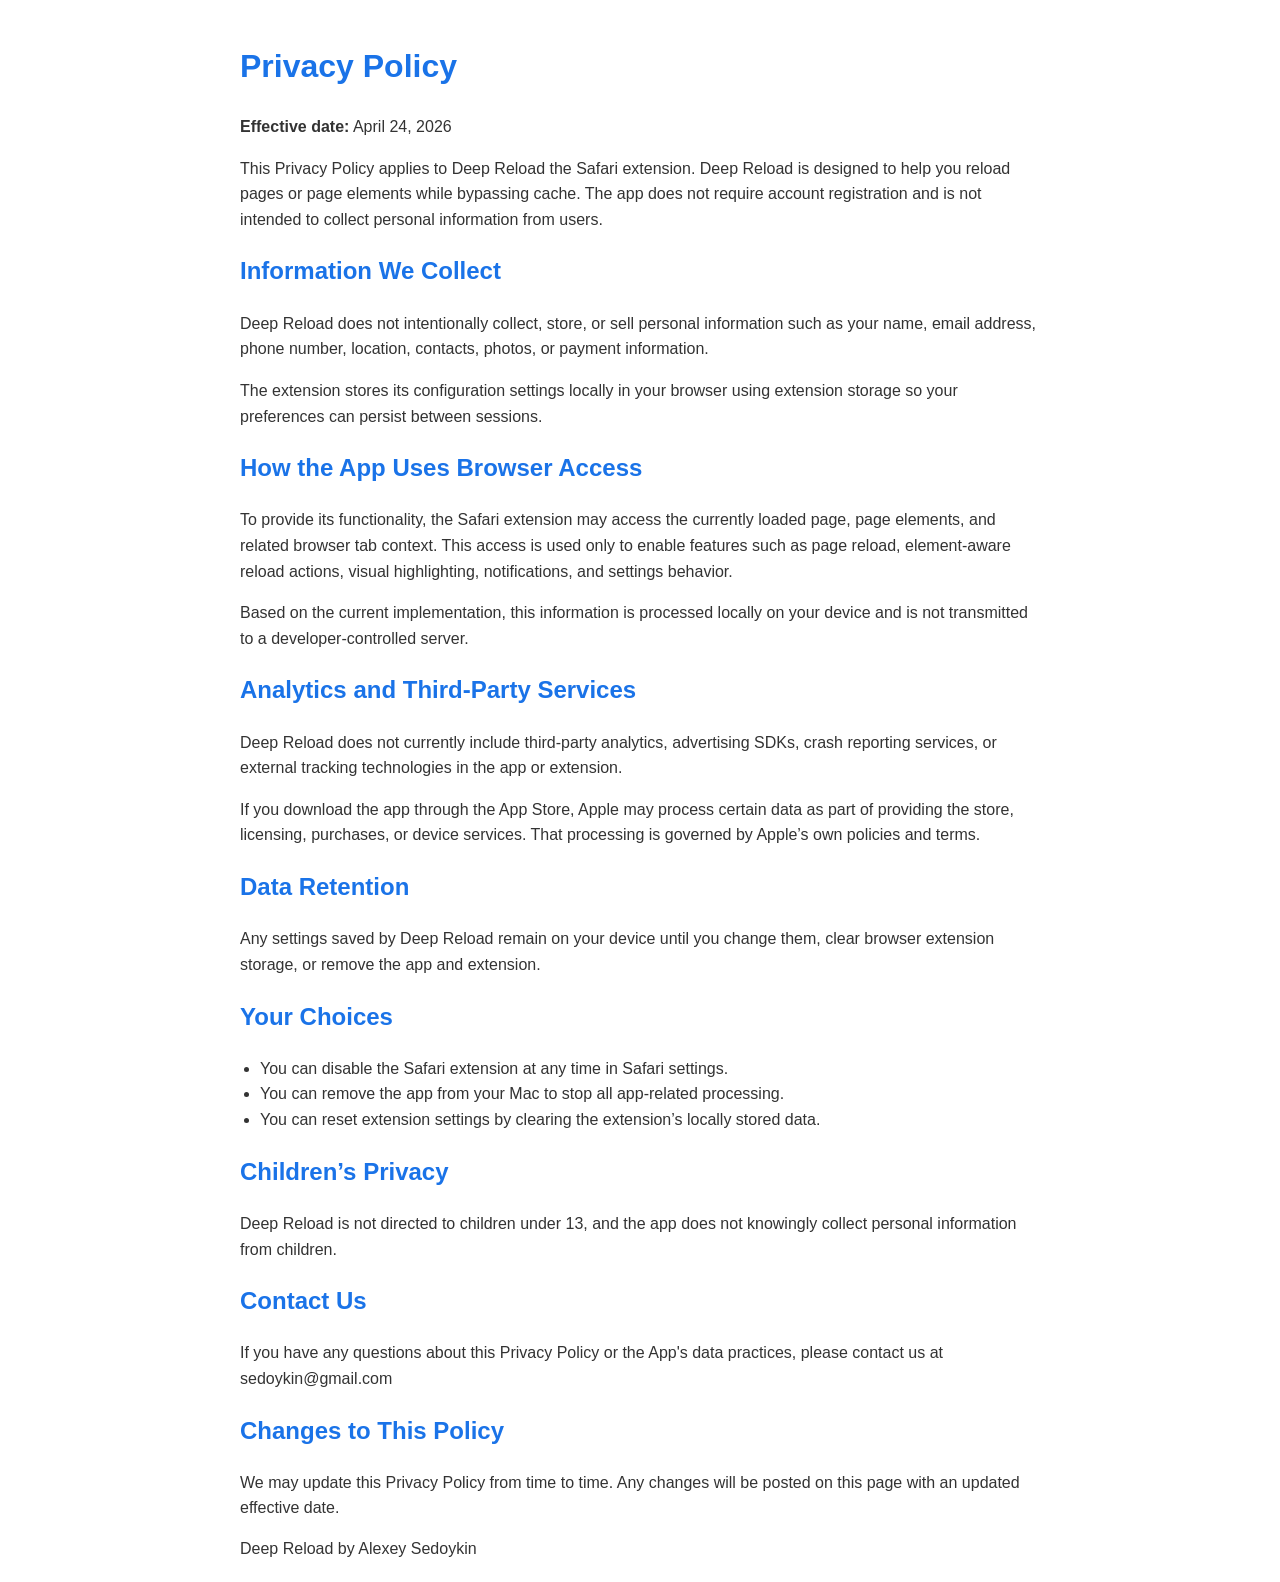
<file: docs/index.html>
<!doctype html>
<html lang="en">
    <head>
        <meta charset="utf-8" />
        <meta name="viewport" content="width=device-width, initial-scale=1" />
        <title>Deep Reload Privacy Policy</title>
        <meta
            name="description"
            content="Privacy Policy for Deep Reload, the Safari extension."
        />
        <style>
            body {
                font-family: Arial, sans-serif;
                line-height: 1.6;
                max-width: 800px;
                margin: 0 auto;
                padding: 20px;
                color: #333;
            }

            h1,
            h2 {
                color: #1a73e8;
            }

            h1 {
                font-size: 2em;
            }

            h2 {
                font-size: 1.5em;
                margin-top: 20px;
            }

            p,
            ul {
                margin-bottom: 15px;
            }

            ul {
                list-style-type: disc;
                padding-left: 20px;
            }

            a {
                color: #1a73e8;
                text-decoration: none;
            }

            a:hover {
                text-decoration: underline;
            }
        </style>
    </head>
    <body>
        <main>
            <h1>Privacy Policy</h1>
            <p><strong>Effective date:</strong> April 24, 2026</p>
            <p>
                This Privacy Policy applies to Deep Reload the Safari extension.
                Deep Reload is designed to help you reload pages or page
                elements while bypassing cache. The app does not require account
                registration and is not intended to collect personal information
                from users.
            </p>

            <h2>Information We Collect</h2>
            <p>
                Deep Reload does not intentionally collect, store, or sell
                personal information such as your name, email address, phone
                number, location, contacts, photos, or payment information.
            </p>
            <p>
                The extension stores its configuration settings locally in your
                browser using extension storage so your preferences can persist
                between sessions.
            </p>

            <h2>How the App Uses Browser Access</h2>
            <p>
                To provide its functionality, the Safari extension may access
                the currently loaded page, page elements, and related browser
                tab context. This access is used only to enable features such as
                page reload, element-aware reload actions, visual highlighting,
                notifications, and settings behavior.
            </p>
            <p>
                Based on the current implementation, this information is
                processed locally on your device and is not transmitted to a
                developer-controlled server.
            </p>

            <h2>Analytics and Third-Party Services</h2>
            <p>
                Deep Reload does not currently include third-party analytics,
                advertising SDKs, crash reporting services, or external tracking
                technologies in the app or extension.
            </p>
            <p>
                If you download the app through the App Store, Apple may process
                certain data as part of providing the store, licensing,
                purchases, or device services. That processing is governed by
                Apple’s own policies and terms.
            </p>

            <h2>Data Retention</h2>
            <p>
                Any settings saved by Deep Reload remain on your device until
                you change them, clear browser extension storage, or remove the
                app and extension.
            </p>

            <h2>Your Choices</h2>
            <ul>
                <li>
                    You can disable the Safari extension at any time in Safari
                    settings.
                </li>
                <li>
                    You can remove the app from your Mac to stop all app-related
                    processing.
                </li>
                <li>
                    You can reset extension settings by clearing the extension’s
                    locally stored data.
                </li>
            </ul>

            <h2>Children’s Privacy</h2>
            <p>
                Deep Reload is not directed to children under 13, and the app
                does not knowingly collect personal information from children.
            </p>

            <h2>Contact Us</h2>
            <p>
                If you have any questions about this Privacy Policy or the App's
                data practices, please contact us at sedoykin@gmail.com
            </p>

            <h2>Changes to This Policy</h2>
            <p>
                We may update this Privacy Policy from time to time. Any changes
                will be posted on this page with an updated effective date.
            </p>

            <footer>Deep Reload by Alexey Sedoykin</footer>
        </main>
    </body>
</html>
</file>
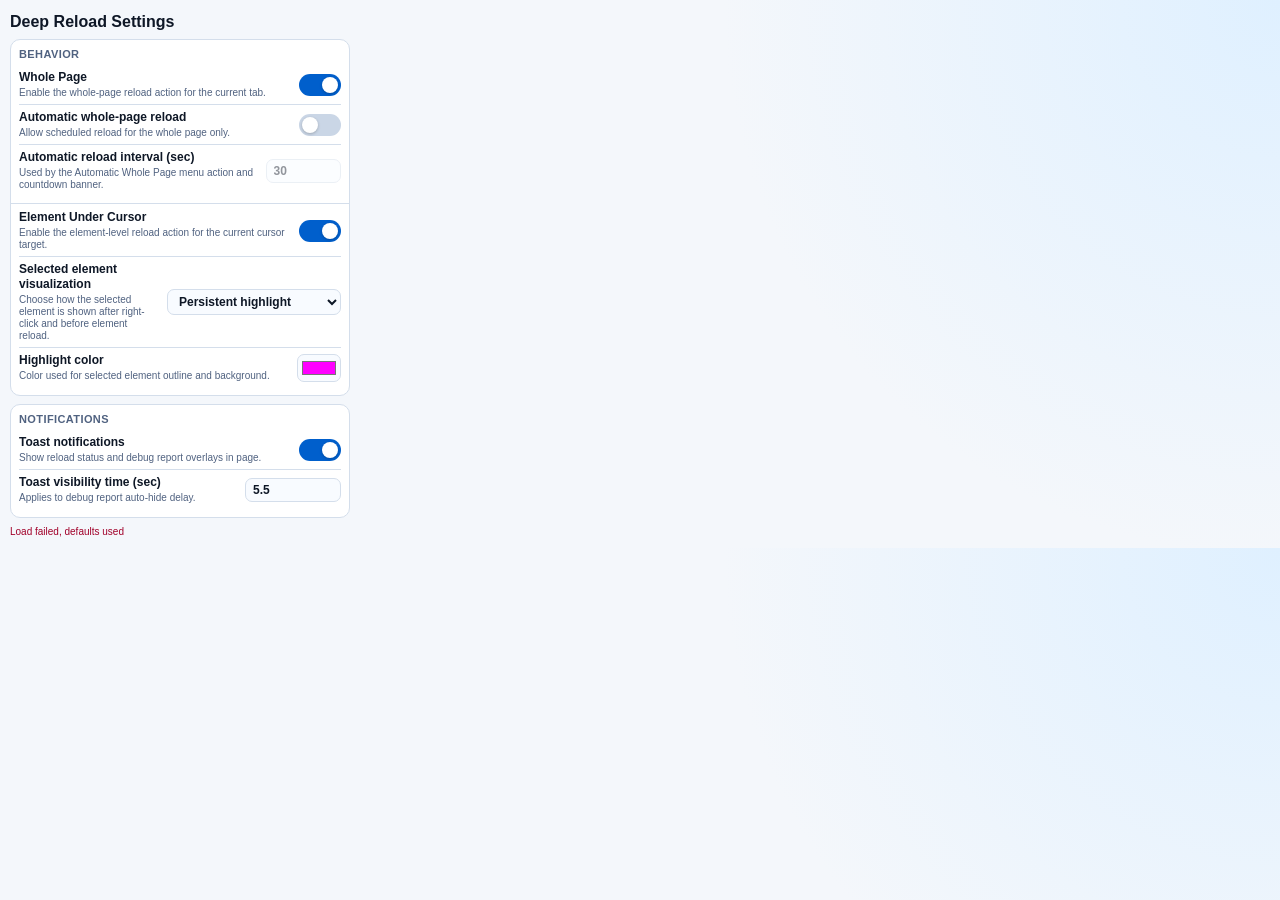
<file: DeepReload Extension/Resources/settings.html>
<!DOCTYPE html>
<html lang="en">
<head>
  <meta charset="UTF-8">
  <meta name="viewport" content="width=device-width, initial-scale=1.0">
  <title>Deep Reload Settings</title>
  <link rel="stylesheet" href="settings.css">
  <script src="settings-schema.js"></script>
  <script type="module" src="settings.js"></script>
</head>
<body>
  <main class="panel">
    <header class="panel-header">
      <h1>Deep Reload Settings</h1>
    </header>

    <section class="section">
      <h2>Behavior</h2>

      <label class="setting-row" for="enable-page-reload">
        <span class="setting-copy">
          <span class="setting-title">Whole Page</span>
          <span class="setting-subtitle">Enable the whole-page reload action for the current tab.</span>
        </span>
        <span class="switch-wrap">
          <input id="enable-page-reload" type="checkbox">
          <span class="switch" aria-hidden="true"></span>
        </span>
      </label>

      <label class="setting-row" for="enable-auto-reload-fallback">
        <span class="setting-copy">
          <span class="setting-title">Automatic whole-page reload</span>
          <span class="setting-subtitle">Allow scheduled reload for the whole page only.</span>
        </span>
        <span class="switch-wrap">
          <input id="enable-auto-reload-fallback" type="checkbox">
          <span class="switch" aria-hidden="true"></span>
        </span>
      </label>

      <label class="input-row" for="auto-reload-interval-sec">
        <span class="setting-copy">
          <span class="setting-title">Automatic reload interval (sec)</span>
          <span class="setting-subtitle">Used by the Automatic Whole Page menu action and countdown banner.</span>
        </span>
        <input id="auto-reload-interval-sec" type="number" min="5" max="3600" step="1">
      </label>

      <div class="control-divider" role="separator" aria-hidden="true"></div>

      <label class="setting-row" for="enable-element-reload">
        <span class="setting-copy">
          <span class="setting-title">Element Under Cursor</span>
          <span class="setting-subtitle">Enable the element-level reload action for the current cursor target.</span>
        </span>
        <span class="switch-wrap">
          <input id="enable-element-reload" type="checkbox">
          <span class="switch" aria-hidden="true"></span>
        </span>
      </label>

      <label class="input-row" for="element-selection-style">
        <span class="setting-copy">
          <span class="setting-title">Selected element visualization</span>
          <span class="setting-subtitle">Choose how the selected element is shown after right-click and before element reload.</span>
        </span>
        <select id="element-selection-style">
          <option value="none">None</option>
          <option value="blink">Short blink</option>
          <option value="half-blink">Short half-blink</option>
          <option value="persistent">Persistent highlight</option>
          <option value="half-persistent">Persistent half-highlight</option>
        </select>
      </label>

      <label class="input-row" for="highlight-color">
        <span class="setting-copy">
          <span class="setting-title">Highlight color</span>
          <span class="setting-subtitle">Color used for selected element outline and background.</span>
        </span>
        <input id="highlight-color" type="color" value="#ff00ff">
      </label>
    </section>

    <section class="section">
      <h2>Notifications</h2>

      <label class="setting-row" for="enable-toast-notification">
        <span class="setting-copy">
          <span class="setting-title">Toast notifications</span>
          <span class="setting-subtitle">Show reload status and debug report overlays in page.</span>
        </span>
        <span class="switch-wrap">
          <input id="enable-toast-notification" type="checkbox">
          <span class="switch" aria-hidden="true"></span>
        </span>
      </label>

      <label class="input-row" for="toast-duration-sec">
        <span class="setting-copy">
          <span class="setting-title">Toast visibility time (sec)</span>
          <span class="setting-subtitle">Applies to debug report auto-hide delay.</span>
        </span>
        <input id="toast-duration-sec" type="number" min="1" max="15" step="0.1">
      </label>
    </section>

    <p id="save-status" class="save-status" role="status" aria-live="polite">Ready</p>
  </main>
</body>
</html>
</file>
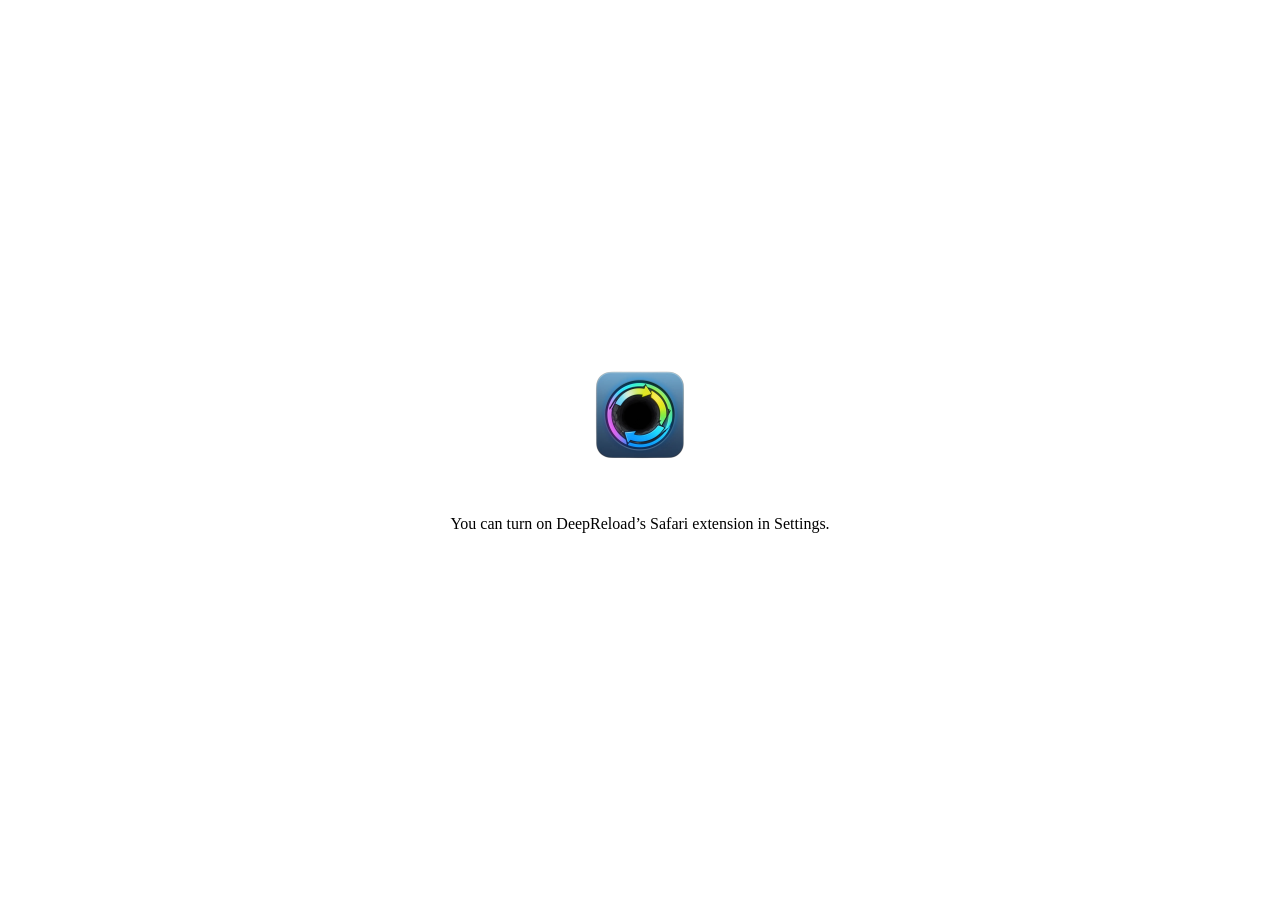
<file: DeepReload/Resources/Base.lproj/Main.html>
<!DOCTYPE html>
<html>
<head>
    <meta http-equiv="Content-Type" content="text/html; charset=utf-8">
    <meta http-equiv="Content-Security-Policy" content="default-src 'self'">

    <meta name="viewport" content="width=device-width, initial-scale=1, user-scalable=no">

    <link rel="stylesheet" href="../Style.css">
</head>
<body>
    <img src="../Icon.png" width="128" height="128" alt="DeepReload Icon">
    <p>You can turn on DeepReload’s Safari extension in Settings.</p>
</body>
</html>
</file>
<file: DeepReload Extension/Resources/settings.css>
:root {
  --bg: #f4f7fb;
  --surface: #ffffff;
  --text: #0e1726;
  --muted: #506280;
  --line: #d4deeb;
  --accent: #005fcc;
  --accent-strong: #004ca3;
  --accent-soft: rgba(0, 95, 204, 0.14);
  --ok: #006b3c;
}

* {
  box-sizing: border-box;
}

body {
  margin: 0;
  width: 360px;
  background: radial-gradient(circle at top right, #dff0ff, var(--bg) 40%);
  color: var(--text);
  font-family: "Avenir Next", "SF Pro Text", "Segoe UI", sans-serif;
}

.panel {
  padding: 10px;
}

.panel-header {
  margin-bottom: 8px;
}

.eyebrow {
  margin: 0;
  font-size: 11px;
  letter-spacing: 0.5px;
  text-transform: uppercase;
  color: var(--muted);
}

h1 {
  margin: 3px 0 0;
  font-size: 16px;
  line-height: 1.15;
}

.section {
  background: var(--surface);
  border: 1px solid var(--line);
  border-radius: 10px;
  padding: 8px;
  margin-bottom: 8px;
}

h2 {
  margin: 0 0 5px;
  font-size: 11px;
  text-transform: uppercase;
  letter-spacing: 0.4px;
  color: var(--muted);
}

.setting-row,
.input-row {
  display: flex;
  justify-content: space-between;
  gap: 8px;
  align-items: center;
  padding: 5px 0;
}

.setting-row + .setting-row,
.setting-row + .input-row,
.input-row + .setting-row,
.input-row + .input-row {
  border-top: 1px solid var(--line);
}

.control-divider {
  border-top: 1px solid var(--line);
  margin: 7px -8px 1px;
}

.setting-copy {
  display: flex;
  flex-direction: column;
  gap: 2px;
  min-width: 0;
}

.setting-title {
  font-size: 12px;
  font-weight: 600;
  line-height: 1.25;
}

.setting-subtitle {
  font-size: 10px;
  color: var(--muted);
  line-height: 1.2;
}

.switch-wrap {
  position: relative;
  width: 42px;
  flex: 0 0 auto;
}

.switch-wrap input {
  position: absolute;
  inset: 0;
  margin: 0;
  opacity: 0;
  cursor: pointer;
}

.switch {
  display: block;
  width: 42px;
  height: 22px;
  border-radius: 999px;
  background: #cad6e6;
  transition: background-color 0.18s ease;
  position: relative;
}

.switch::after {
  content: "";
  position: absolute;
  top: 3px;
  left: 3px;
  width: 16px;
  height: 16px;
  border-radius: 50%;
  background: #ffffff;
  box-shadow: 0 1px 3px rgba(0, 0, 0, 0.22);
  transition: transform 0.18s ease;
}

.switch-wrap input:checked + .switch {
  background: var(--accent);
}

.switch-wrap input:checked + .switch::after {
  transform: translateX(20px);
}

.switch-wrap input:focus-visible + .switch {
  outline: 2px solid var(--accent-soft);
  outline-offset: 2px;
}

#toast-duration-sec,
#auto-reload-interval-sec,
#element-selection-style {
  width: 96px;
  border: 1px solid var(--line);
  border-radius: 7px;
  padding: 4px 7px;
  font-size: 12px;
  font-weight: 600;
  color: var(--text);
  background: #f8fbff;
}

#element-selection-style {
  width: 198px;
}

#toast-duration-sec:focus-visible,
#auto-reload-interval-sec:focus-visible,
#element-selection-style:focus-visible {
  border-color: var(--accent);
  outline: 2px solid var(--accent-soft);
  outline-offset: 1px;
}

#toast-duration-sec:disabled,
#auto-reload-interval-sec:disabled,
#element-selection-style:disabled {
  opacity: 0.45;
}

#highlight-color {
  width: 44px;
  height: 28px;
  border: 1px solid var(--line);
  border-radius: 7px;
  padding: 2px;
  background: #f8fbff;
}

#highlight-color:focus-visible {
  border-color: var(--accent);
  outline: 2px solid var(--accent-soft);
  outline-offset: 1px;
}

#highlight-color:disabled {
  opacity: 0.45;
}

.info-line {
  margin: 2px 0;
  font-size: 12px;
}

.info-line.muted {
  color: var(--muted);
}

.save-status {
  margin: 5px 0 0;
  font-size: 10px;
  color: var(--ok);
  min-height: 12px;
}

@media (max-width: 380px) {
  body {
    width: 100%;
    min-width: 320px;
  }
}
</file>
<file: DeepReload/Resources/Style.css>
* {
    -webkit-user-select: none;
    -webkit-user-drag: none;
    cursor: default;
}

:root {
    color-scheme: light dark;

    --spacing: 20px;
}

html {
    height: 100%;
}

body {
    display: flex;
    align-items: center;
    justify-content: center;
    flex-direction: column;

    gap: var(--spacing);
    margin: 0 calc(var(--spacing) * 2);
    height: 100%;

    font: -apple-system-short-body;
    text-align: center;
}
</file>
